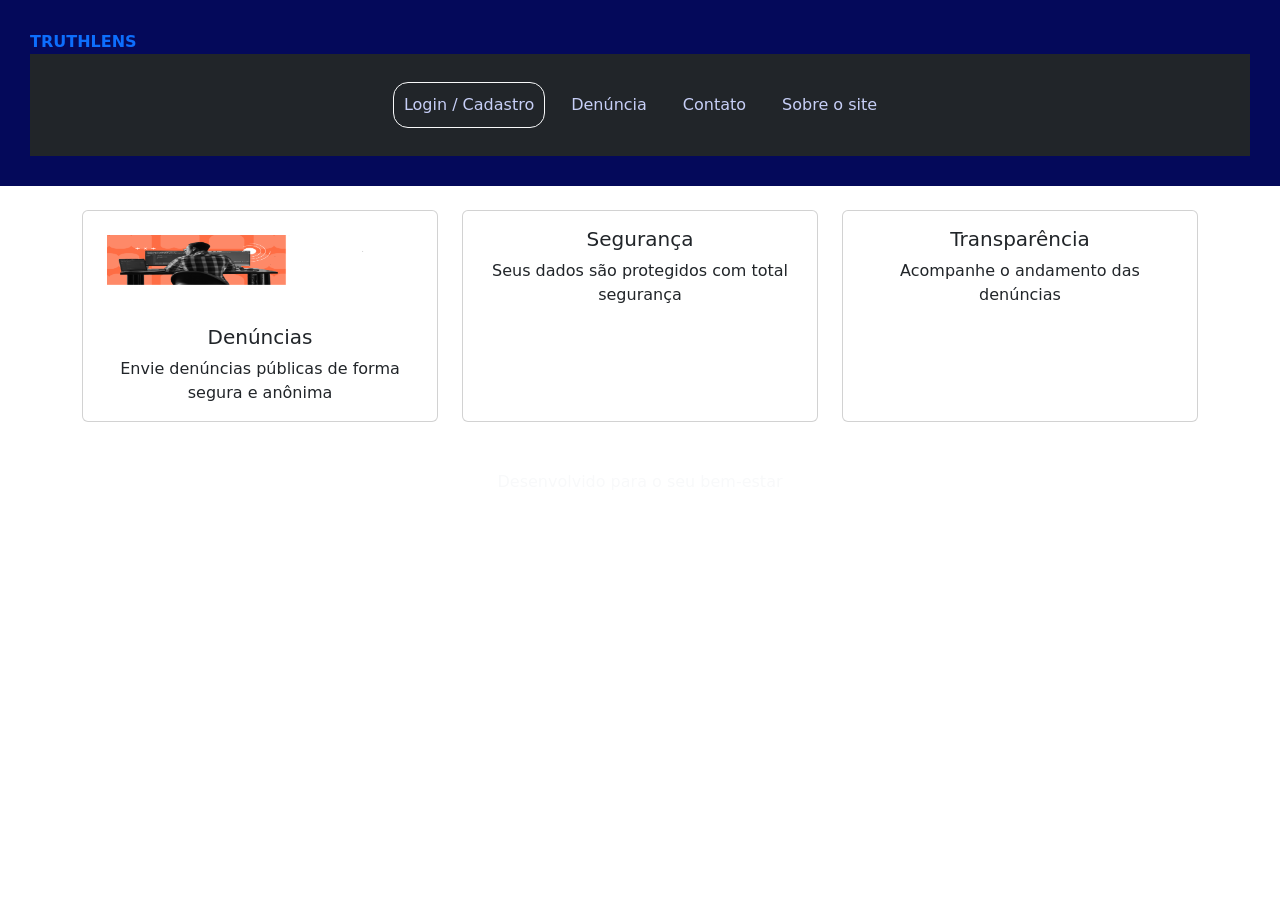
<file: index.html>
<!DOCTYPE html>
<html lang="en">
<head>
    <meta charset="UTF-8">
    <meta name="viewport" content="width=device-width, initial-scale=1.0">
    <title>TruthLens</title>
    <link rel="icon" type="image/svg+xml" href="/assets/image/favicon/seo.ico">
    <link rel="stylesheet" href="/assets/css/style.css">
    <link rel="stylesheet" href="https://cdn.jsdelivr.net/npm/bootstrap@5.3.3/dist/css/bootstrap.min.css">
</head>
<body>
   <header>
        <a class="navbar-brand fw-bold text-primary">TRUTHLENS</a>
        <!-- navbar-brand: define o nome/logo do site dentro do menu
        fw-bold: deixa a fonte em negrito
        text-primary: coloca a cor azul padrão do Bootstrap -->
        <nav class="navbar navbar-expand-lg navbar-dark bg-dark">
            <!-- navbar: cria um menu Bootstrap
            navbar-expand-lg: faz o menu ficar horizontal em telas grandes e virar "hambúrguer" no celular
            navbar-dark: define texto claro para fundos escuros
            bg-dark: define fundo escuro -->
            <div class="container">
            <!-- container: centraliza o conteúdo e cria margens automáticas -->
                <button class="navbar-toggler" type="button" data-bs-toggle="collapse" data-bs-target="#menu">
                    <span class="navbar-toggler-icon"></span>
                    <!-- navbar-toggler-icon: ícone do botão hamburguer -->
                </button>
        
                <div class="collapse navbar-collapse" id="menu">
                    <ul class="navbar-nav mx-auto gap-3 align-items-center">
                    <!-- navbar-nav: define uma lista de itens do menu Bootstrap
                    mx-auto: centraliza a lista no meio do menu (margin left e right automáticos)
                    gap-3: cria espaço entre os itens do menu
                    align-items-center: alinha os itens verticalmente no centro -->
                        <li class="nav-itam">
                            <a href="/pages/login.html" class="btn btn-outline-light login-btn">
                                Login / Cadastro
                            </a>
                        </li>
                        <li class="nav-itam"> 
                            <a class="nav-link" href="#">Denúncia</a>
                        </li>
                        <li class="nav-itam"> 
                            <a class="nav-link" href="#">Contato</a>
                        </li>
                        <li class="nav-itam"> 
                            <a class="nav-link" href="#">Sobre o site</a>
                        </li>
                    </ul>
                </div>
            </div>
        </nav>
   </header>

    <main class="container mt-4">
        <!-- mt-4: adiciona margem em cima (margin-top)-->
        <div class="row g-4">
            <!-- row: cria uma linha do grid
            g-4: cria espaçamento entre colunas e linhas -->
            <div class="col-12 col-md col-lg-4">
            <!-- col-12: no celular ocupa 12 colunas (100% de largura)
             col-md-6: em telas médias ocupa 50% de largura
             col-lg-4: em telas grandes ocupa 3% de largura -->
                <div class="card info-card h-100 text-center">
                    <!-- card: cria um cartão bootstrap-->
                     <img src="/assets/image/image-desenvolvimento-desktop1.png" class="card-img-top p-4">
                     <!-- card-img-top: imagem padrão no topo do card
                     p-4: adiciona padding (espaçamento interno) -->
                    <div class="card-body">
                        <h5 class="card-title"> Denúncias </h5>
                        <p class="card-text"> Envie denúncias públicas de forma segura e anônima</p>
                    </div>
                </div>
            </div>

            <div class="col-12 col-md col-lg-4">
                <div class="card card-info h-100 text-center">
                    <div class="card-body">
                        <h5 class="card-title"> Segurança </h5>
                        <p class="card-text">
                            Seus dados são protegidos com total segurança
                        </p>
                    </div>
                </div>
            </div>

            <div class="col-12 col-lg-4">
                <div class="card card-info h-100 text-center">
                    <div class="card-body">
                        <h5 class="card-title"> Transparência </h5>
                        <p class="card-text">
                            Acompanhe o andamento das denúncias
                        </p>
                    </div>
                </div>
            </div>
        </div>
    </main>

    <footer class="text-center text-light mt-5 m b-3">
        <!-- mt-5: Margem grande em cima 
            mb-3-->
        Desenvolvido para o seu bem-estar
    </footer>
     <!-- Script do Bootstrap para funcionar o menu hambúrguer -->
    <script src="https://cdn.jsdelivr.net/npm/bootstrap@5.3.3/dist/js/bootstrap.bundle.min.js"></script>
</body>
</html>
</file>
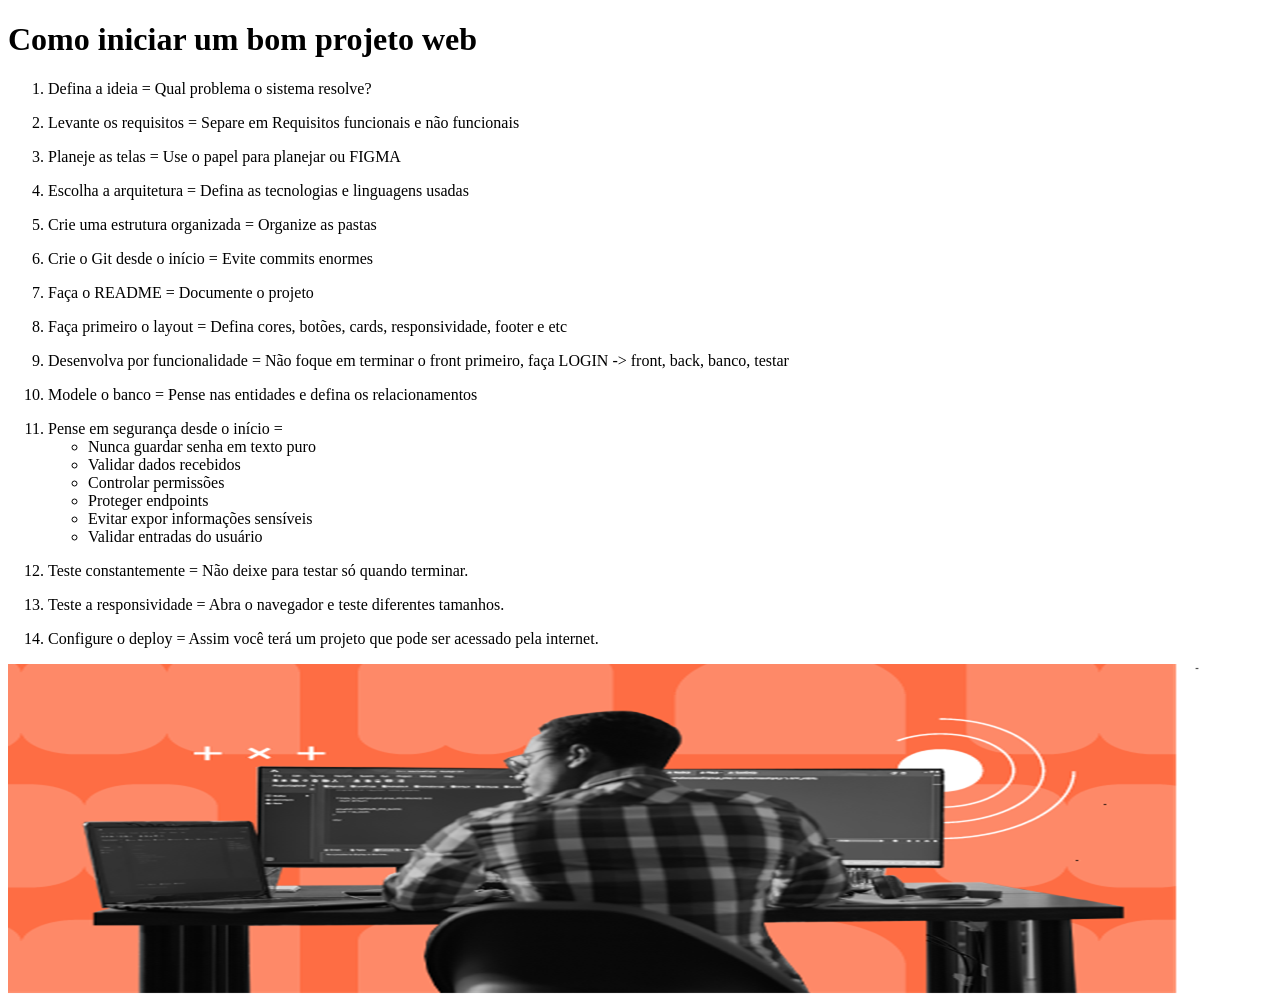
<file: pages/atividade-3.html>
<!DOCTYPE html>
<html lang="en">
<head>
    <meta charset="UTF-8">
    <meta name="viewport" content="width=device-width, initial-scale=1.0">
    <title>Atividade 03</title>
    <link rel="icon" type="image/svg+xml" href="/assets/image/favicon/seo.ico">
</head>
<body>
    <h1>Como iniciar um bom projeto web</h1>
    <ol>
        <li>
            <p>Defina a ideia = Qual problema o sistema resolve?</p>
        </li>
        <li>
            <p>Levante os requisitos = Separe em Requisitos funcionais e não funcionais</p>
        </li>
        <li>
            <p>Planeje as telas = Use o papel para planejar ou FIGMA</p>
        </li>
        <li>
            <p>Escolha a arquitetura = Defina as tecnologias e linguagens usadas</p>
        </li>
        <li>
            <p>Crie uma estrutura organizada = Organize as pastas</p>
        </li>
        <li>
            <p>Crie o Git desde o início = Evite commits enormes</p>
        </li>
        <li>
            <p>Faça o README = Documente o projeto</p>
        </li>
        <li>
            <p>Faça primeiro o layout = Defina cores, botões, cards, responsividade, footer e etc</p>
        </li>
        <li>
            <p>Desenvolva por funcionalidade = Não foque em terminar o front primeiro, faça LOGIN -> front, back, banco, testar</p>
        </li>
        <li>
            <p>Modele o banco = Pense nas entidades e defina os relacionamentos</p>
        </li>
        <li>
            Pense em segurança desde o início = 
            <ul>
                <li>Nunca guardar senha em texto puro</li>
                <li>Validar dados recebidos</li>
                <li>Controlar permissões</li>
                <li>Proteger endpoints</li>
                <li>Evitar expor informações sensíveis</li>
                <li>Validar entradas do usuário</li>
            </ul>  
        </li>
        <li>
            <p>Teste constantemente = Não deixe para testar só quando terminar.</p>
        </li>
        <li>
            <p>Teste a responsividade = Abra o navegador e teste diferentes tamanhos.</p>
        </li>
        <li>
            <p>Configure o deploy = Assim você terá um projeto que pode ser acessado pela internet.</p>
        </li>
    </ol>
    <picture>
        <source media="(max-width: 1050px)" srcset="/assets/image/image-desenvolvimento.png">
        <img src="/assets/image/image-desenvolvimento-desktop1.png" alt="desenvolvimento web">
    </picture>
</body>
</html>
</file>
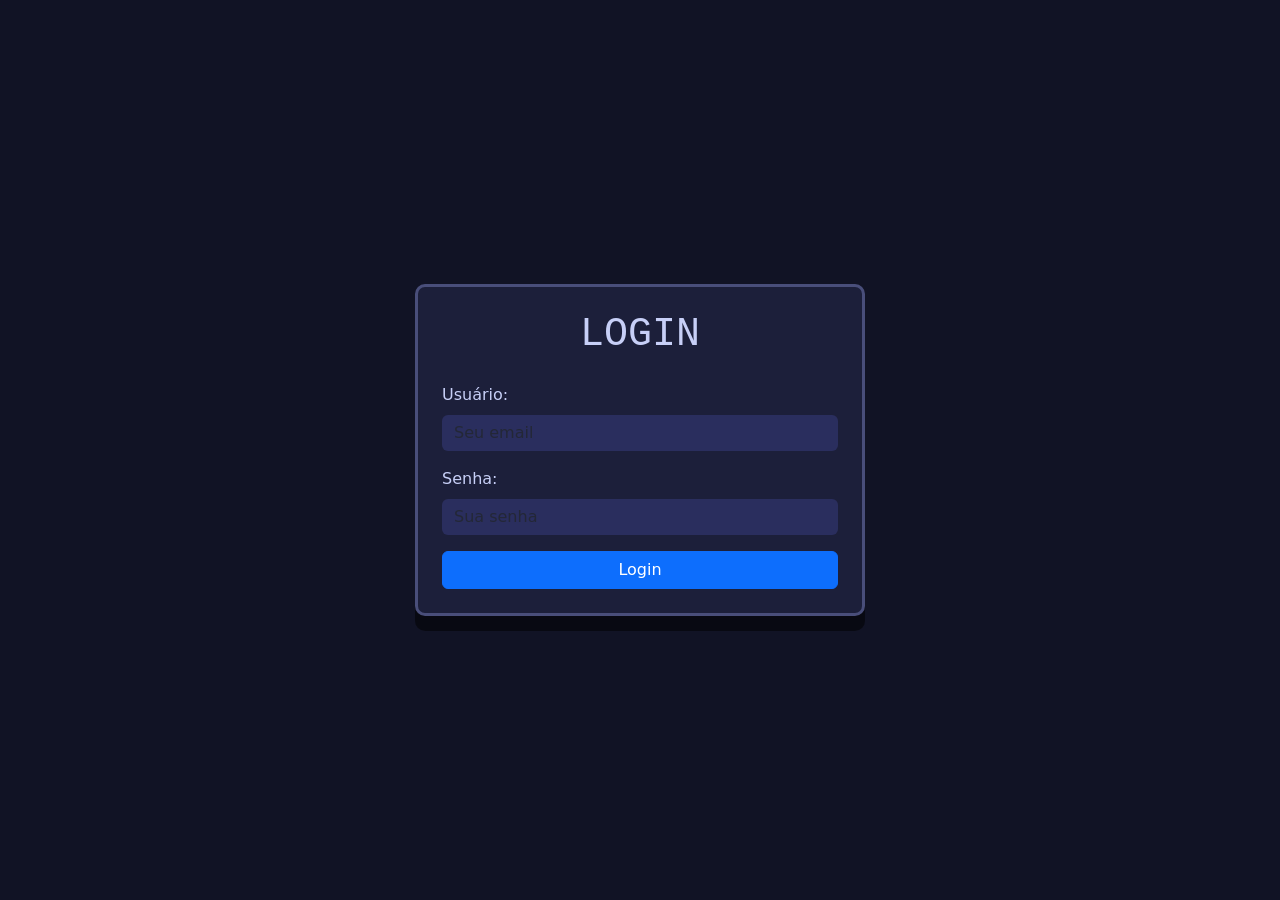
<file: pages/login.html>
<!DOCTYPE html>
<html lang="pt-BR">
<head>
    <meta charset="UTF-8">
    <meta name="viewport" content="width=device-width, initial-scale=1.0">
    <title>Login</title>
    <link rel="stylesheet" href="https://cdn.jsdelivr.net/npm/bootstrap@5.3.3/dist/css/bootstrap.min.css">
    <link rel="stylesheet" href="/assets/css/login.css">
</head>
<body>
    
    <div class="container min-vh-100 d-flex justify-content-center align-items-center">
    <!-- container: centraliza o conteúdo e cria margens laterais automáticas
         min-vh-100: define altura mínima como 100% da tela (viewport height)
         d-flex: transforma o container em flexbox (permite alinhamento fácil)
         justify-content-center: centraliza horizontalmente
         align-items-center: centraliza verticalmente -->    
        <div class="card login-card p-4">
        <!-- card: componente pronto do Bootstrap (um cartão)
             login-card: classe personalizada (CSS)
             p-4: adiciona espaçamento interno (padding) -->
            <h1 class="text-center mb-4">LOGIN</h1>
            <!-- text-center: centraliza o texto
                 mb-4: margem embaixo (margin-bottom) -->
            <form action="/pages/administrativo.html">
                <div class="mb-3">
                <!-- mb-3: cria um espaço embaixo do campo (margin-bottom) -->
                    <label for="username" class="form-label">Usuário:</label>
                    <input type="email" class="form-control" name="username" placeholder="Seu email" required>
                </div>
                <div class="mb-3">
                    <label for="password" class="form-label">Senha:</label>
                    <input type="password" class="form-control" name="password" placeholder="Sua senha" required>
                </div>
                <button type="submit" class="btn btn-primary w-100">
                <!-- w-100: largura 100% (botão ocupa toda a largura do card) -->
                    Login
                </button>
            </form>
        </div>
    </div>
</body>
</html>
</file>
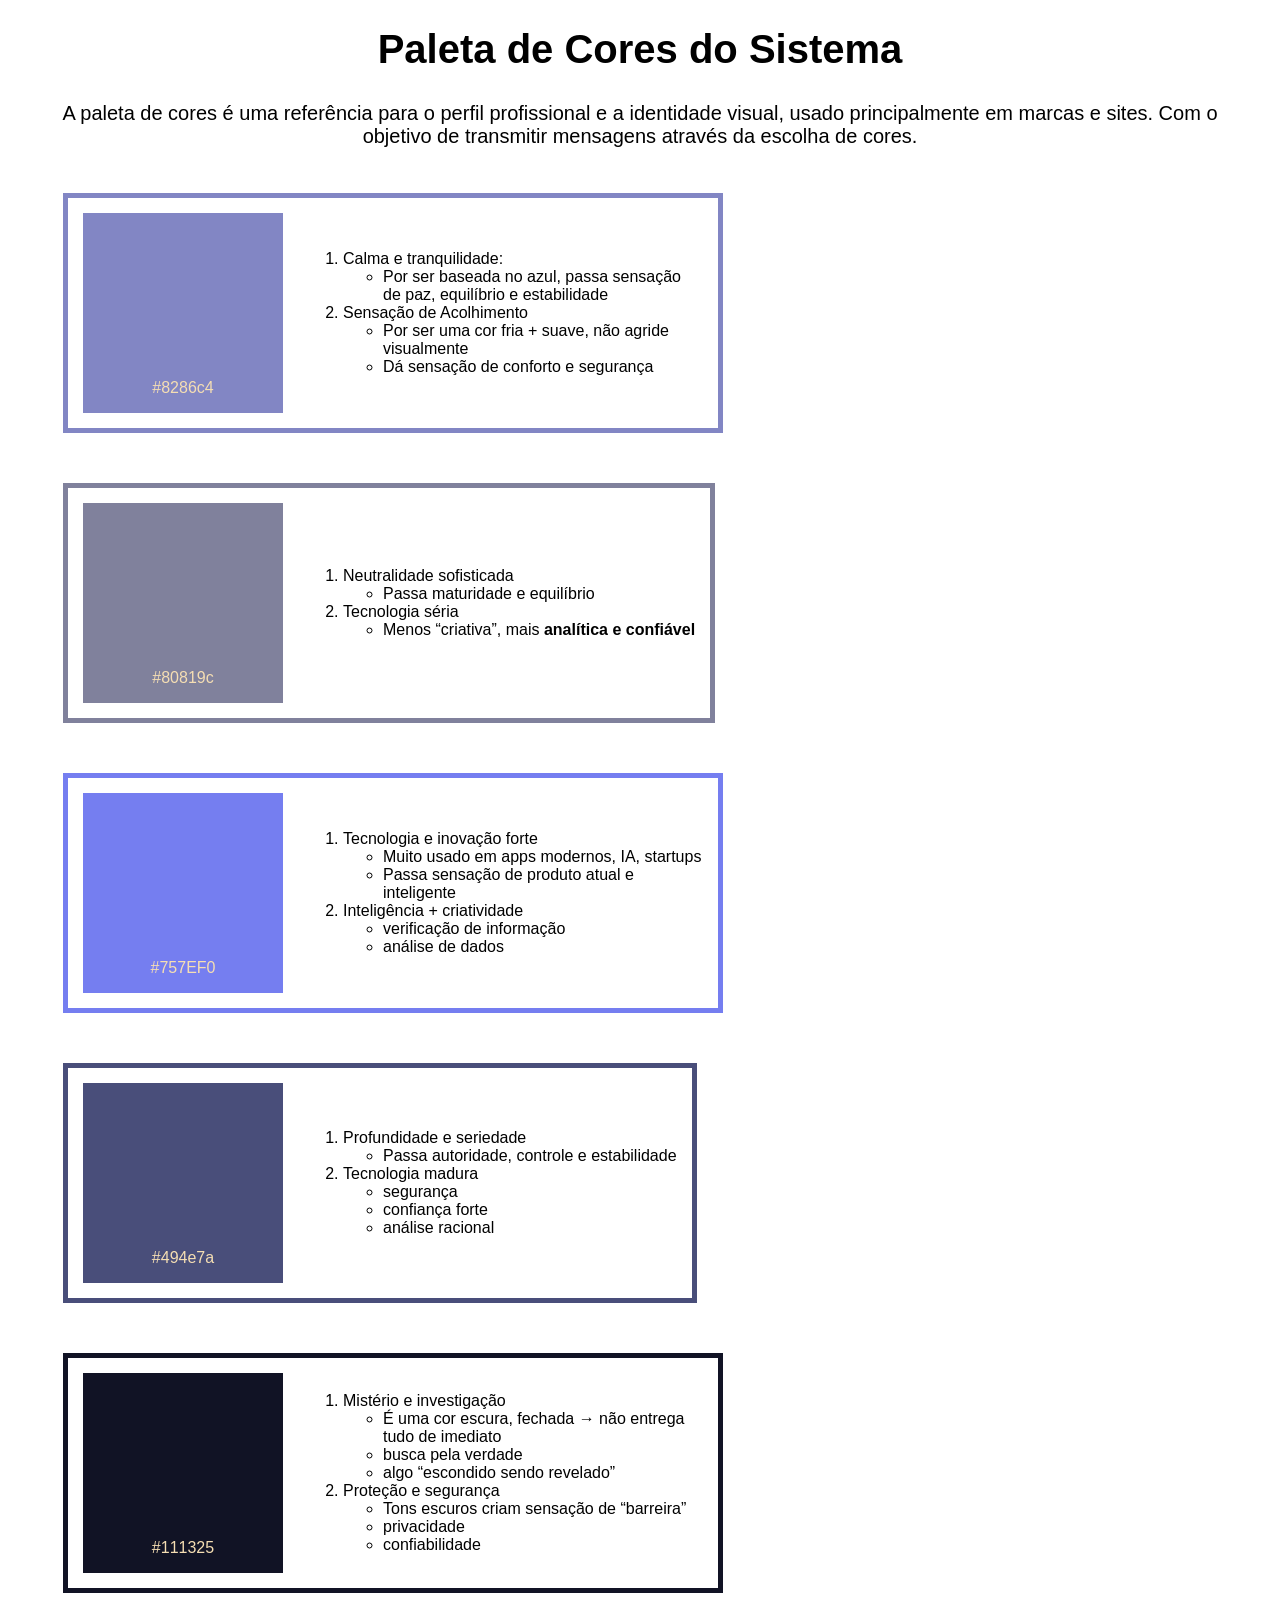
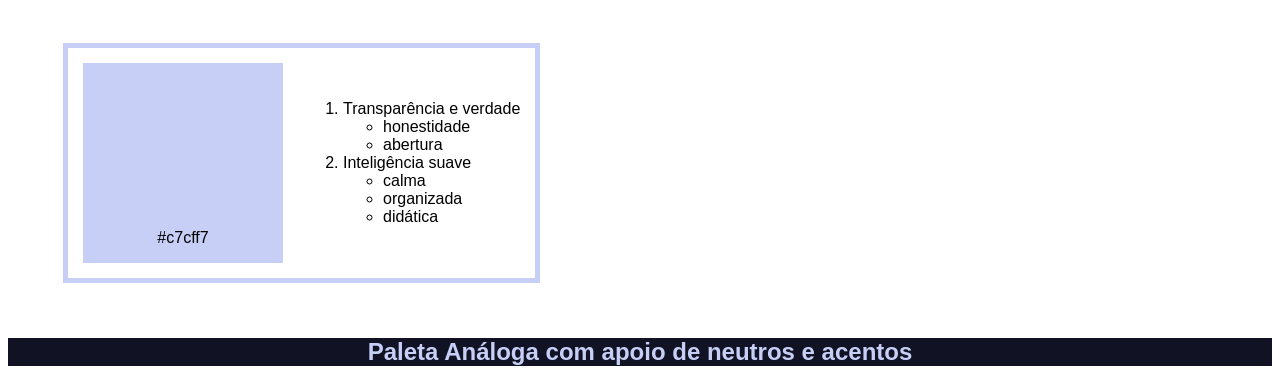
<file: pages/paleta.html>
<!DOCTYPE html>
<html lang="en">
<head>
    <meta charset="UTF-8">
    <meta name="viewport" content="width=device-width, initial-scale=1.0">
    <title>Paleta de Cores</title>
    <link rel="stylesheet" href="/assets/css/paleta.css">
</head>
<body>
    <div class="estilo-letras">
        <h1>Paleta de Cores do Sistema</h1>
    </div>
    
    <div id="paleta">
        <p class="estilo-letras">
            A paleta de cores é uma referência para o perfil
            profissional e a identidade visual, usado principalmente
            em marcas e sites. Com o objetivo de transmitir mensagens
            através da escolha de cores.
        </p>

        <div id="paleta-8286c4">
            <div id="cor-8286c4">
                <p>#8286c4</p>
            </div>   
            <div class="descricao">
                <ol>
                    <li>Calma e tranquilidade:</li>
                    <ul>
                        <li>Por ser baseada no azul, passa sensação de paz, equilíbrio e estabilidade</li>
                    </ul>
                    <li>Sensação de Acolhimento</li>
                    <ul>
                        <li>Por ser uma cor fria + suave, não agride visualmente</li>
                        <li>Dá sensação de conforto e segurança</li>
                    </ul>
                </ol>
            </div>
        </div>

        <div id="paleta-80819c">
            <div id="cor-80819c">
                <p>#80819c</p>
            </div>
            <div class="descricao">
                <ol>
                    <li>Neutralidade sofisticada</li>
                    <ul>
                        <li>Passa maturidade e equilíbrio</li>
                    </ul>
                    <li>Tecnologia séria</li>
                    <ul>
                        <li>Menos “criativa”, mais <strong>analítica e confiável</strong></li>
                    </ul>
                </ol>
            </div>
        </div>
        
        <div id="paleta-757EF0">
            <div id="cor-757EF0">
                <p>#757EF0</p>
            </div>
            <div class="descricao">
                <ol>
                    <li>Tecnologia e inovação forte</li>
                    <ul>
                        <li>Muito usado em apps modernos, IA, startups</li>
                        <li>Passa sensação de produto atual e inteligente</li>
                    </ul>
                    <li>Inteligência + criatividade</li>
                    <ul>
                        <li>verificação de informação</li>
                        <li>análise de dados </li>
                    </ul>
                </ol>
            </div>
        </div>

        <div id="paleta-494e7a">
            <div id="cor-494e7a">
                <p>#494e7a</p>
            </div>
            <div class="descricao">
                <ol>
                    <li>Profundidade e seriedade</li>
                    <ul>
                        <li>Passa autoridade, controle e estabilidade</li>
                    </ul>
                    <li>Tecnologia madura</li>
                    <ul>
                        <li>segurança</li>
                        <li>confiança forte</li>
                        <li>análise racional</li>
                    </ul>
                </ol>
            </div>
        </div>

        <div id="paleta-111325">
            <div id="cor-111325">
                <p>#111325</p>
            </div>
            <div class="descricao">
                <ol>
                    <li>Mistério e investigação</li>
                    <ul>
                        <li>É uma cor escura, fechada → não entrega tudo de imediato</li>
                        <li>busca pela verdade</li>
                        <li>algo “escondido sendo revelado”</li>
                    </ul>
                    <li>Proteção e segurança</li>
                    <ul>
                        <li>Tons escuros criam sensação de “barreira”</li>
                        <li>privacidade</li>
                        <li>confiabilidade</li>
                    </ul>
                </ol>
            </div>
        </div>

        <div id="paleta-c7cff7">
            <div id="cor-c7cff7">
                <p>#c7cff7</p>
            </div>
            <div class="descricao">
                <ol>
                    <li>Transparência e verdade</li>
                    <ul>
                        <li>honestidade</li>
                        <li>abertura</li>
                    </ul>
                    <li>Inteligência suave</li>
                    <ul>
                        <li>calma</li>
                        <li>organizada</li>
                        <li>didática</li>
                    </ul>
                </ol>
            </div>
        </div>
    </div>

    <div id="rodape">
        <h2>Paleta Análoga com apoio de neutros e acentos</h2>
    </div>
</body>
</html>
</file>
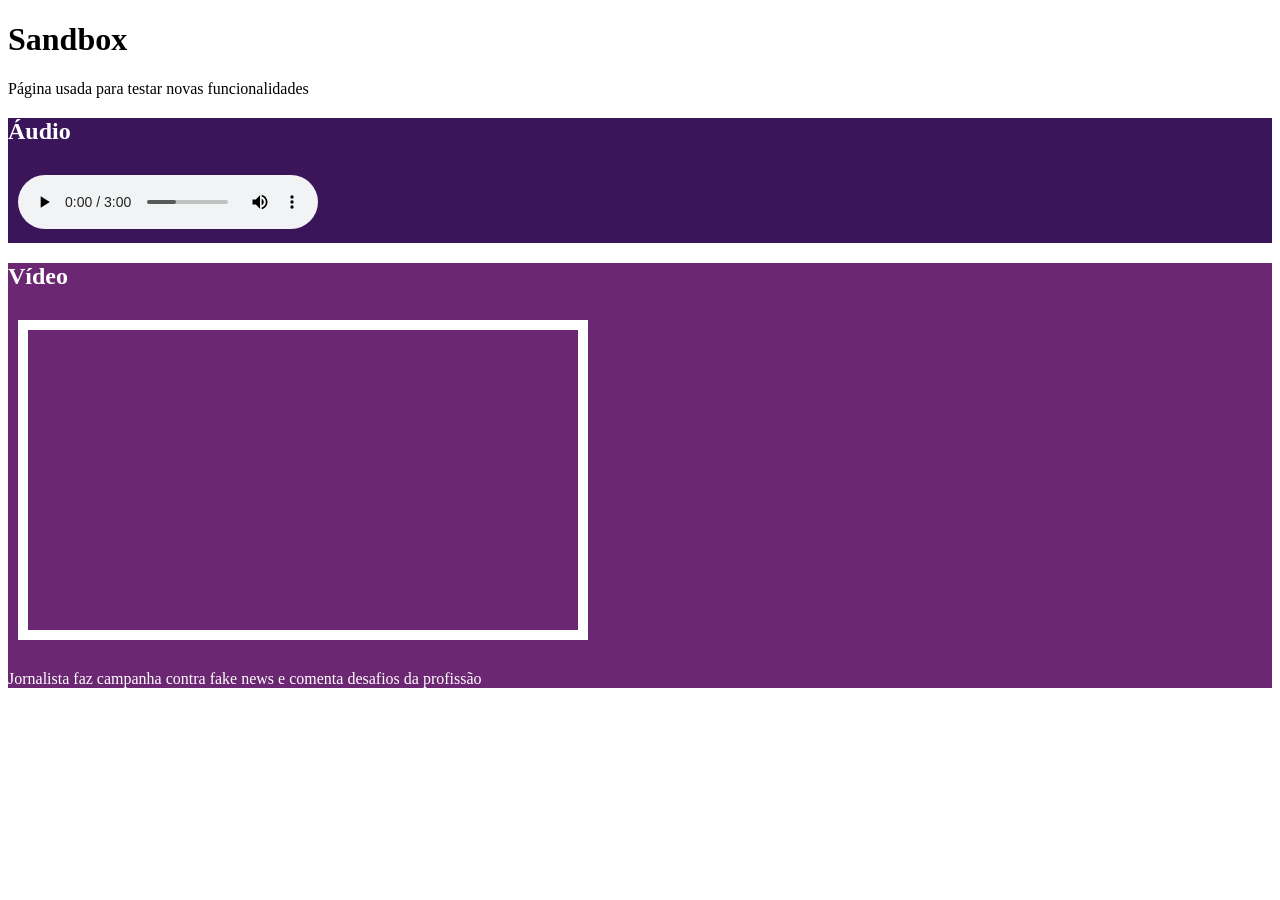
<file: pages/sandbox.html>
<!DOCTYPE html>
<html lang="en">
<head>
    <meta charset="UTF-8">
    <meta name="viewport" content="width=device-width, initial-scale=1.0">
    <title>Sandbox</title>
    <link rel="stylesheet" href="/assets/css/sandbox.css">
</head>
<body>
    <h1>Sandbox</h1>
    <p>Página usada para testar novas funcionalidades</p>

    <div id="audio">
        <h2>Áudio</h2>
        <audio preload="metadata" controls autoplay loop >
        <source src="/assets/audio/sandbox/ls-theme-a-music.mp3" type="audio/mpeg">
            <p>
                Seu navegador não suporta áudio 
                <a href="/assets/audio/sandbox/ls-theme-a-music.mp3" download="ls-theme-a.mp3" type="audio/mpeg"></a>
            </p>
        </audio>
    </div>

    <div id="video">
        <h2>Vídeo</h2>
        <iframe 
        width="550" 
        height="300" 
        src="https://www.youtube.com/embed/-A5gWiBeERI?si=UYkecYQeaqQBc-7l" 
        title="YouTube video player" 
        frameborder="0" 
        allow="accelerometer; autoplay; clipboard-write; encrypted-media; gyroscope; picture-in-picture; web-share" 
        referrerpolicy="strict-origin-when-cross-origin" 
        allowfullscreen>
        </iframe>
        <p>
            Jornalista faz campanha contra fake news e comenta desafios da profissão 
        </p>
    </div>
</body>
</html>
</file>
<file: assets/css/style.css>
header{
    position: relative;
    background-color: #04095a;
    padding: 30px;
    width: 100%;
}

body{
    background-color: #80819c;
    margin: 0;
}

*{
    box-sizing: border-box;
}

h1{
    text-align: center;
    font-size: 3em;
    padding: 10px autp;
    color: #c7cff7;
}

#menu{
    padding: 20px;
    text-align: center;
}

#menu a{
    display: block; /* Faz o link ficar em blocos*/
    color: #c7cff7;
    text-decoration: none;
    padding: 10px;
    border-radius: 15px;
}

#menu a:hover{
    background-color: #c7cff7;
    color: #111325;
    padding: 12px;
}

ul {
    align-items: center;
    list-style: none;
    padding: 0;
    margin: 0;

    display: flex; /*Coloca os itens/blocos lado a lado */
    justify-content: center; /* centraliza */
    flex-wrap: wrap; /* Permite quebrar linha no celular */
    gap: 10px; /* espaço entre os botões */
}

li {
    display: block;
}

img{
    max-width: 100%; /* Nunca ultrapassa a tela */
    height: auto; /*mantém proporções*/
}

#login{
    background-color: #80819c;
    color: white;
    position: absolute;
    top: 20px;
    right: 30px;
    font-family: 'Courier New', Courier, monospace;
    padding: 10px 15px;
    text-decoration: none;
}

/* ==============================
   RESPONSIVIDADE
   ============================== */

/* Tablets */
@media (max-width: 768px) {

    header {
        padding: 20px;
    }

    h1 {
        font-size: 2.5em;
    }

    #menu {
        padding: 15px;
    }

    #login {
        top: 15px;
        right: 15px;
        padding: 8px 12px;
        font-size: 14px;
    }
}


/* Celulares */
@media (max-width: 480px) {

    header {
        padding: 15px;
    }

    h1 {
        font-size: 2em;
        margin-top: 50px;
    }

    #menu {
        padding: 10px 0;
    }

    #menu ul {
        flex-direction: column;
        gap: 5px;
    }

    #menu a {
        width: 100%;
        padding: 8px;
    }

    #menu a:hover {
        padding: 10px;
    }

    #login {
        top: 10px;
        right: 10px;
        padding: 8px 12px;
        font-size: 13px;
    }
}
</file>
<file: assets/css/login.css>
html, body{
height:100%;
}

body {
    background-color: #111325;
}

/* container vira opcional */
.login-card{
    width: 100%;
    max-width: 450px;

    background-color: #1c1f3a;
    border: 3px solid #494e7a;
    border-radius: 10px;
    color: #c7cff7;
    box-shadow: 0 15px rgba(0, 0, 0, 0.5);
}

/* título */
h1 {
    color: #c7cff7;
    font-family: 'Courier New', Courier, monospace;
}

.form-control{
    background-color: #2a2e5e;
    border: none;
    color: white;
}

.form-control:focus{
    background-color: #2a2e5e;
    color: white;
    box-shadow: none;
    border: 2px solid #757EF0;
}

.btn-primary:hover{
    background-color: #5a63d8;
}
</file>
<file: assets/css/paleta.css>
body{
    font-family: Arial, sans-serif;
}

.estilo-letras{
    text-align: center;
    font-size: 20px;
}

#paleta{
    margin: 30px;
}

#paleta-8286c4{
    border: 5px solid #8286c4;
    margin: 25px ;
    display:inline-flex;
    align-items: center;
    gap: 20px;
    padding: 15px;
}

#cor-8286c4{
    background-color: #8286c4;
    color: wheat;
    width: 200px;
    height: 200px;
    display: flex;
    align-items: end;
    justify-content: center;
}

#paleta-80819c{
    border: 5px solid #80819c;
    margin: 25px;
    display: inline-flex;
    align-items: center;
    gap: 20px;
    padding: 15px;
}

#cor-80819c{
    background-color: #80819c;
    color: wheat;
    width: 200px;
    height: 200px;
    display: flex;
    align-items: end;
    justify-content: center;
}

#paleta-757EF0{
    border: 5px solid #757EF0;
    margin: 25px;
    display: inline-flex;
    align-items: center;
    gap: 20px;
    padding: 15px;
}

#cor-757EF0{
    background-color: #757EF0;
    color: wheat;
    width: 200px;
    height: 200px;
    display: flex;
    align-items: end;
    justify-content: center;
}

#paleta-494e7a{
    border: 5px solid #494e7a;
    margin: 25px;
    display: inline-flex;
    align-items: center;
    gap: 20px;
    padding: 15px;
}

#cor-494e7a{
    background-color: #494e7a;
    color: wheat;
    width: 200px;
    height: 200px;
    display: flex;
    align-items: end;
    justify-content: center;
}

#paleta-111325{
    border: 5px solid #111325;
    margin: 25px;
    display: inline-flex;
    align-items: center;
    gap: 20px;
    padding: 15px;
}

#cor-111325{
    background-color: #111325;
    color: wheat;
    width: 200px;
    height: 200px;
    display: flex;
    align-items: end;
    justify-content: center;
}

#paleta-c7cff7{
    border: 5px solid #c7cff7;
    margin: 25px;
    display: inline-flex;
    align-items: center;
    gap: 20px;
    padding: 15px;
}

#cor-c7cff7{
    background-color: #c7cff7;
    width: 200px;
    height: 200px;
    display: flex;
    align-items: end;
    justify-content: center;
}

.descricao{
    max-width: 400px;
}

#rodape{
    background-color: #111325;
    color: #c7cff7;
    text-align: center;
}
</file>
<file: assets/css/sandbox.css>
#audio{
    background-color: rgb(59, 21, 90);
    color: white;
}

#video{
    background-color: rgb(108, 39, 114);
    color: white;
}

iframe{
    border: 10px solid white;
    margin: 10px;
}

audio{
    margin: 10px;
}
</file>
